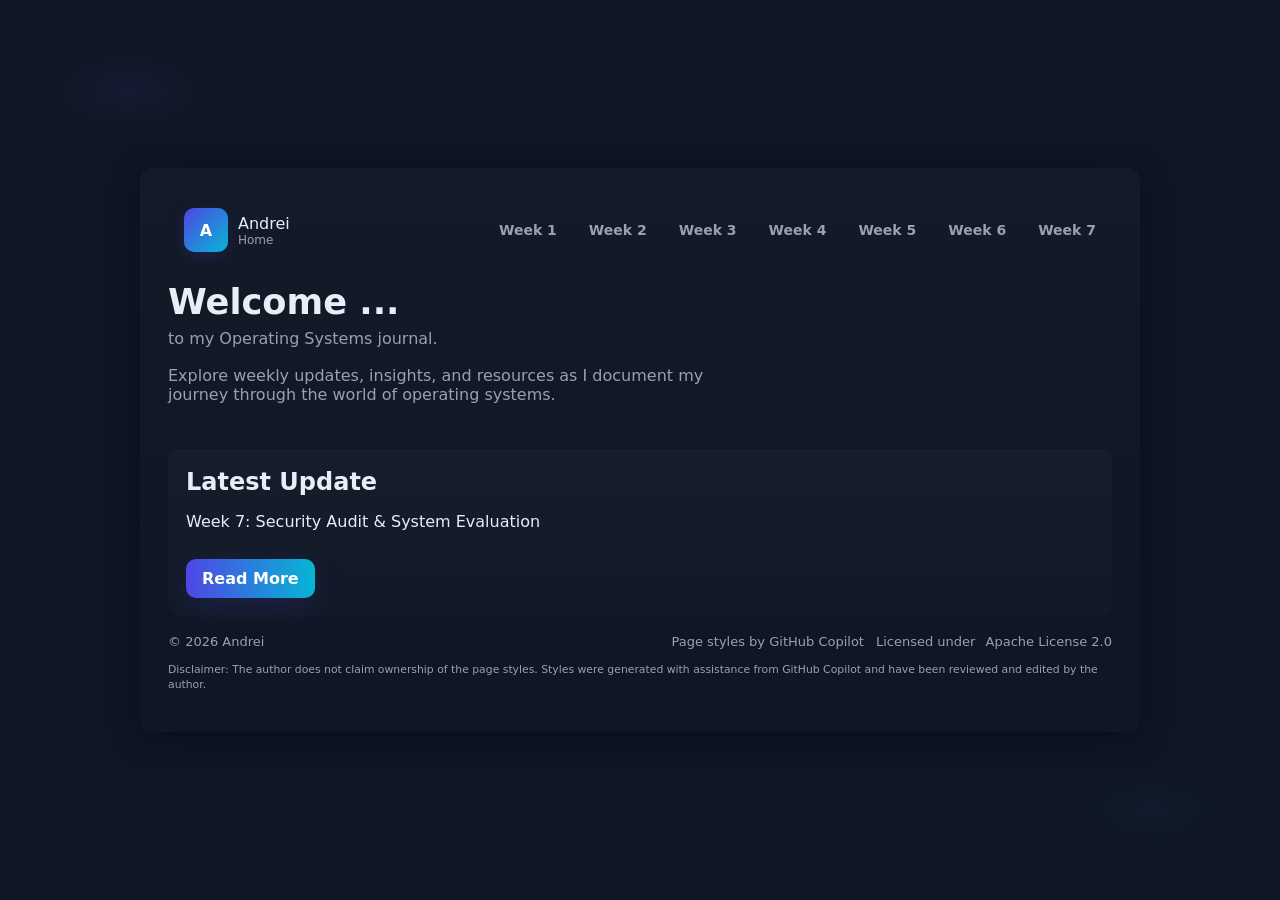
<file: index.html>
<!doctype html>
<html lang="en">

<head>
    <meta charset="utf-8" />
    <meta name="viewport" content="width=device-width,initial-scale=1" />
    <title>Home — Andrei</title>
    <meta name="description" content="A clean, home page template." />
    <link rel="stylesheet" href="css/hopePage.css" />
</head>

<body>
    <main class="container" role="main">
        <header class="site-header">
            <a class="brand" href="index.html" aria-label="Home">
                <span class="logo">A</span>
                <div>
                    <div class="brand-name">Andrei</div>
                    <div class="brand-sub">Home</div>
                </div>
            </a>

            <button class="menu-toggle" aria-controls="siteNav" aria-expanded="false" aria-label="Open menu">
                ☰
            </button>

            <nav id="main-nav" aria-label="Main navigation" class="nav-menu">
                <a href="week_1.html">Week 1</a>
                <a href="week_2.html">Week 2</a>
                <a href="week_3.html">Week 3</a>
                <a href="week_4.html">Week 4</a>
                <a href="week_5.html">Week 5</a>
                <a href="week_6.html">Week 6</a>
                <a href="week_7.html">Week 7</a>
            </nav>
        </header>



        <section class="hero">
            <div>
                <div class="intro">
                    <h1>Welcome ...</h1>
                    <p> to my Operating Systems journal.</p>
                    <p>Explore weekly updates, insights, and resources as I document my journey through the world of
                        operating systems.</p>
                </div>
            </div>
        </section>

        <section style="margin-top:28px">
            <div class="card">
                <h2 style="margin-top:0;margin-bottom:12px">Latest Update</h2>
                <p>Week 7: Security Audit &amp; System Evaluation</p>
                <a href="week_7.html" class="btn" style="margin-top:12px;display:inline-block">Read More</a>

            </div>

            <footer>
                <div>© <span id="year"></span> Andrei</div>
                <div style="font-size:13px;color:var(--muted);display:flex;gap:12px;align-items:center">
                    <span>Page styles by GitHub Copilot</span>
                    <span>
                        Licensed under
                        <a href="https://www.apache.org/licenses/LICENSE-2.0"
                            style="color:var(--muted);text-decoration:none;margin-left:6px">
                            Apache License 2.0
                        </a>
                    </span>
                </div>
            </footer>
            <p style="margin-top:12px;color:var(--muted);font-size:13px">
                <small>
                    Disclaimer: The author does not claim ownership of the page styles. Styles were generated with
                    assistance from GitHub Copilot and have been reviewed and edited by the author.
                </small>
            </p>
        </section>
    </main>


    <script src="js/shared.js"></script>
</body>

</html>
</file>
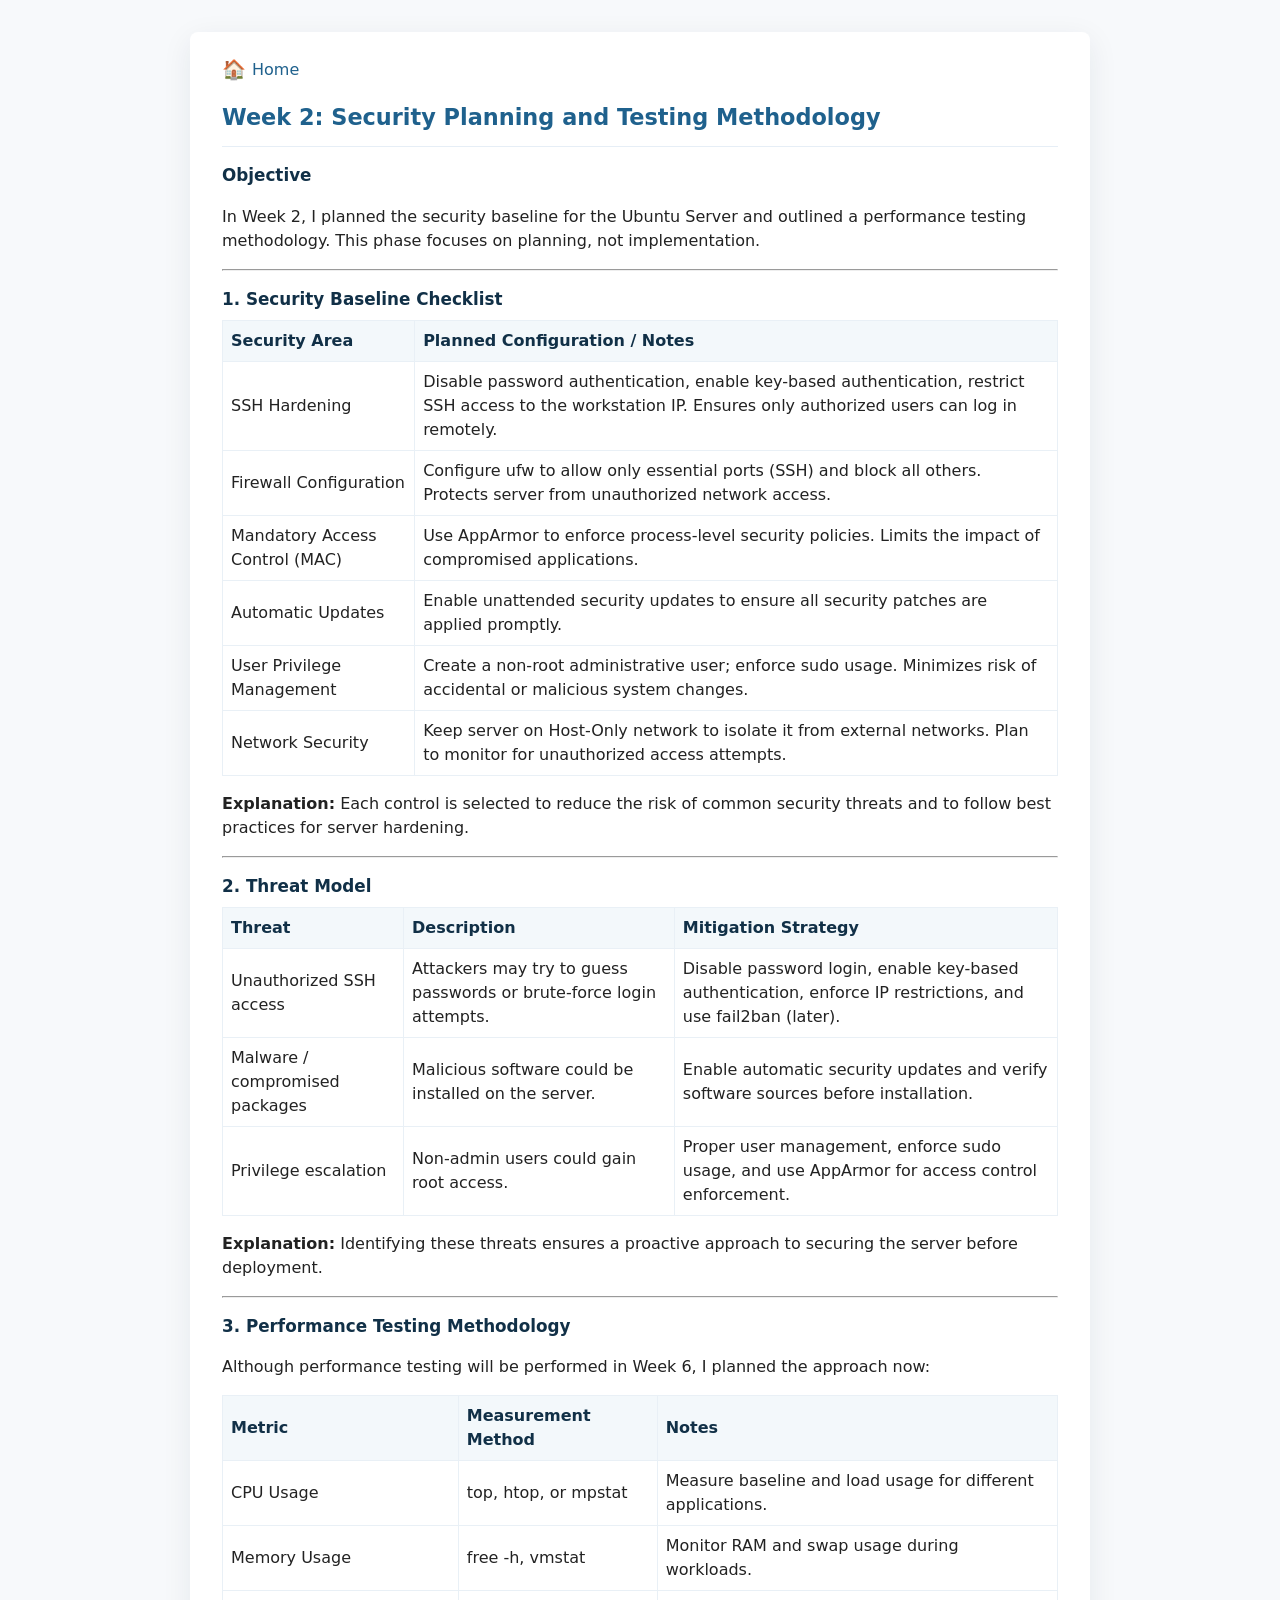
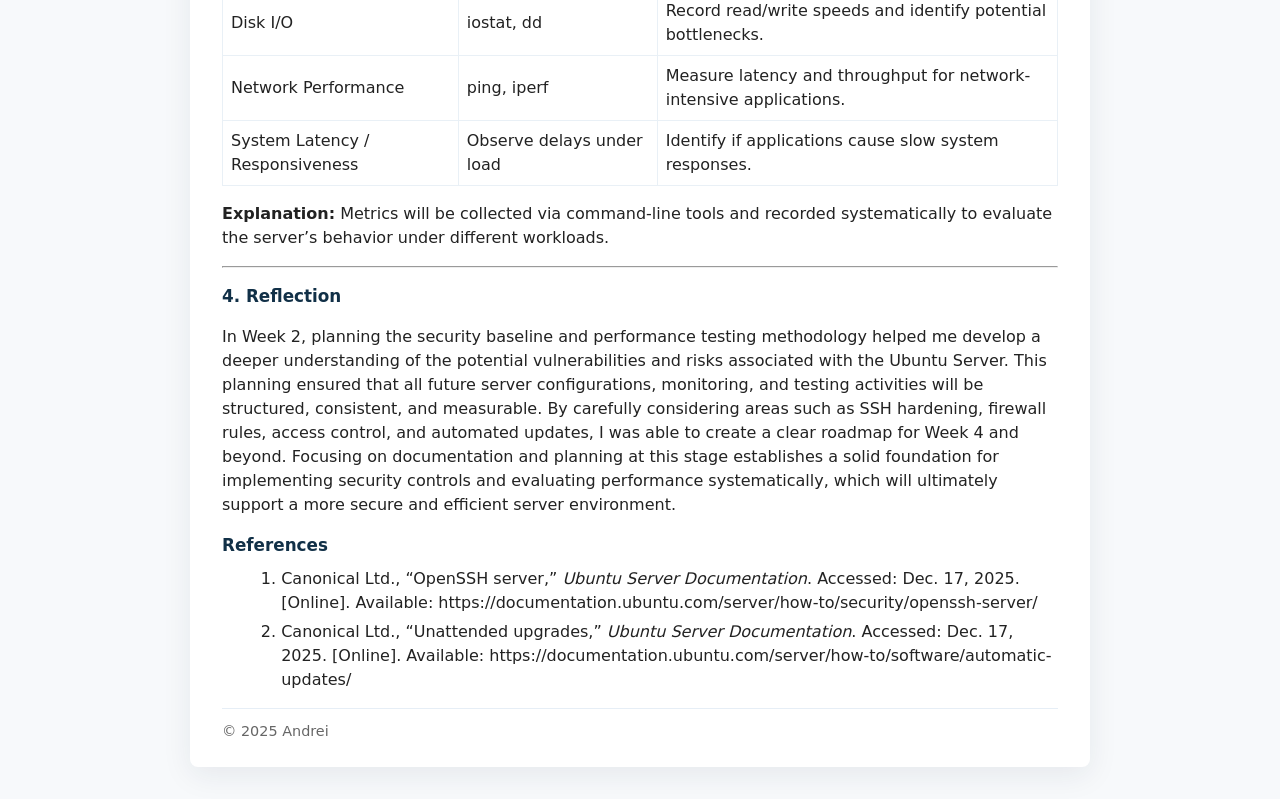
<file: week_2.html>
<!DOCTYPE html>
<html lang="en">

<head>
    <meta charset="UTF-8">
    <title>Week 2: Security Planning and Testing Methodology</title>
    <link rel="stylesheet" href="css/pagesStyle.css">
</head>

<body>

    <div class="wrap">

        <nav style="margin-bottom:1rem">
            <a href="index.html"
                style="color:var(--accent);text-decoration:none;display:inline-flex;align-items:center;font-weight:500">
                <span style="font-size:1.2em;margin-right:6px">🏠</span> Home
            </a>
        </nav>

        <header>
            <h1>Week 2: Security Planning and Testing Methodology</h1>
        </header>

        <section>
            <h2>Objective</h2>
            <p>In Week 2, I planned the security baseline for the Ubuntu Server and outlined a performance testing
                methodology. This phase focuses on planning, not implementation.</p>
        </section>

        <hr>

        <section>
            <h2>1. Security Baseline Checklist</h2>
            <table>
                <thead>
                    <tr>
                        <th>Security Area</th>
                        <th>Planned Configuration / Notes</th>
                    </tr>
                </thead>
                <tbody>
                    <tr>
                        <td>SSH Hardening</td>
                        <td>Disable password authentication, enable key-based authentication, restrict SSH access to the
                            workstation IP. Ensures only authorized users can log in remotely.</td>
                    </tr>
                    <tr>
                        <td>Firewall Configuration</td>
                        <td>Configure ufw to allow only essential ports (SSH) and block all others. Protects server from
                            unauthorized network access.</td>
                    </tr>
                    <tr>
                        <td>Mandatory Access Control (MAC)</td>
                        <td>Use AppArmor to enforce process-level security policies. Limits the impact of compromised
                            applications.</td>
                    </tr>
                    <tr>
                        <td>Automatic Updates</td>
                        <td>Enable unattended security updates to ensure all security patches are applied promptly.</td>
                    </tr>
                    <tr>
                        <td>User Privilege Management</td>
                        <td>Create a non-root administrative user; enforce sudo usage. Minimizes risk of accidental or
                            malicious system changes.</td>
                    </tr>
                    <tr>
                        <td>Network Security</td>
                        <td>Keep server on Host-Only network to isolate it from external networks. Plan to monitor for
                            unauthorized access attempts.</td>
                    </tr>
                </tbody>
            </table>
            <p><strong>Explanation:</strong> Each control is selected to reduce the risk of common security threats and
                to
                follow best practices for server hardening.</p>
        </section>

        <hr>

        <section>
            <h2>2. Threat Model</h2>
            <table>
                <thead>
                    <tr>
                        <th>Threat</th>
                        <th>Description</th>
                        <th>Mitigation Strategy</th>
                    </tr>
                </thead>
                <tbody>
                    <tr>
                        <td>Unauthorized SSH access</td>
                        <td>Attackers may try to guess passwords or brute-force login attempts.</td>
                        <td>Disable password login, enable key-based authentication, enforce IP restrictions, and use
                            fail2ban (later).</td>
                    </tr>
                    <tr>
                        <td>Malware / compromised packages</td>
                        <td>Malicious software could be installed on the server.</td>
                        <td>Enable automatic security updates and verify software sources before installation.</td>
                    </tr>
                    <tr>
                        <td>Privilege escalation</td>
                        <td>Non-admin users could gain root access.</td>
                        <td>Proper user management, enforce sudo usage, and use AppArmor for access control enforcement.
                        </td>
                    </tr>
                </tbody>
            </table>
            <p><strong>Explanation:</strong> Identifying these threats ensures a proactive approach to securing the
                server
                before deployment.</p>
        </section>

        <hr>

        <section>
            <h2>3. Performance Testing Methodology</h2>
            <p>Although performance testing will be performed in Week 6, I planned the approach now:</p>
            <table>
                <thead>
                    <tr>
                        <th>Metric</th>
                        <th>Measurement Method</th>
                        <th>Notes</th>
                    </tr>
                </thead>
                <tbody>
                    <tr>
                        <td>CPU Usage</td>
                        <td>top, htop, or mpstat</td>
                        <td>Measure baseline and load usage for different applications.</td>
                    </tr>
                    <tr>
                        <td>Memory Usage</td>
                        <td>free -h, vmstat</td>
                        <td>Monitor RAM and swap usage during workloads.</td>
                    </tr>
                    <tr>
                        <td>Disk I/O</td>
                        <td>iostat, dd</td>
                        <td>Record read/write speeds and identify potential bottlenecks.</td>
                    </tr>
                    <tr>
                        <td>Network Performance</td>
                        <td>ping, iperf</td>
                        <td>Measure latency and throughput for network-intensive applications.</td>
                    </tr>
                    <tr>
                        <td>System Latency / Responsiveness</td>
                        <td>Observe delays under load</td>
                        <td>Identify if applications cause slow system responses.</td>
                    </tr>
                </tbody>
            </table>
            <p><strong>Explanation:</strong> Metrics will be collected via command-line tools and recorded
                systematically to
                evaluate the server’s behavior under different workloads.</p>
        </section>

        <hr>

        <section>
            <h2>4. Reflection</h2>
            <p>In Week 2, planning the security baseline and performance testing methodology helped me develop a deeper
                understanding of the potential vulnerabilities and risks associated with the Ubuntu Server. This
                planning
                ensured that all future server configurations, monitoring, and testing activities will be structured,
                consistent, and measurable. By carefully considering areas such as SSH hardening, firewall rules, access
                control, and automated updates, I was able to create a clear roadmap for Week 4 and beyond. Focusing on
                documentation and planning at this stage establishes a solid foundation for implementing security
                controls
                and evaluating performance systematically, which will ultimately support a more secure and efficient
                server
                environment.</p>
        </section>

        <section>
            <h2>References</h2>
            <ol class="refs">
                <li>
                    Canonical Ltd., “OpenSSH server,” <em>Ubuntu Server Documentation</em>.
                    Accessed: Dec. 17, 2025. [Online]. Available:
                    https://documentation.ubuntu.com/server/how-to/security/openssh-server/
                </li>
                <li>
                    Canonical Ltd., “Unattended upgrades,” <em>Ubuntu Server Documentation</em>.
                    Accessed: Dec. 17, 2025. [Online]. Available:
                    https://documentation.ubuntu.com/server/how-to/software/automatic-updates/
                </li>
            </ol>
        </section>

        <footer>
            <div>© 2025 Andrei</div>
        </footer>

    </div>

</body>

<script src="js/shared.js"></script>

</html>
</file>
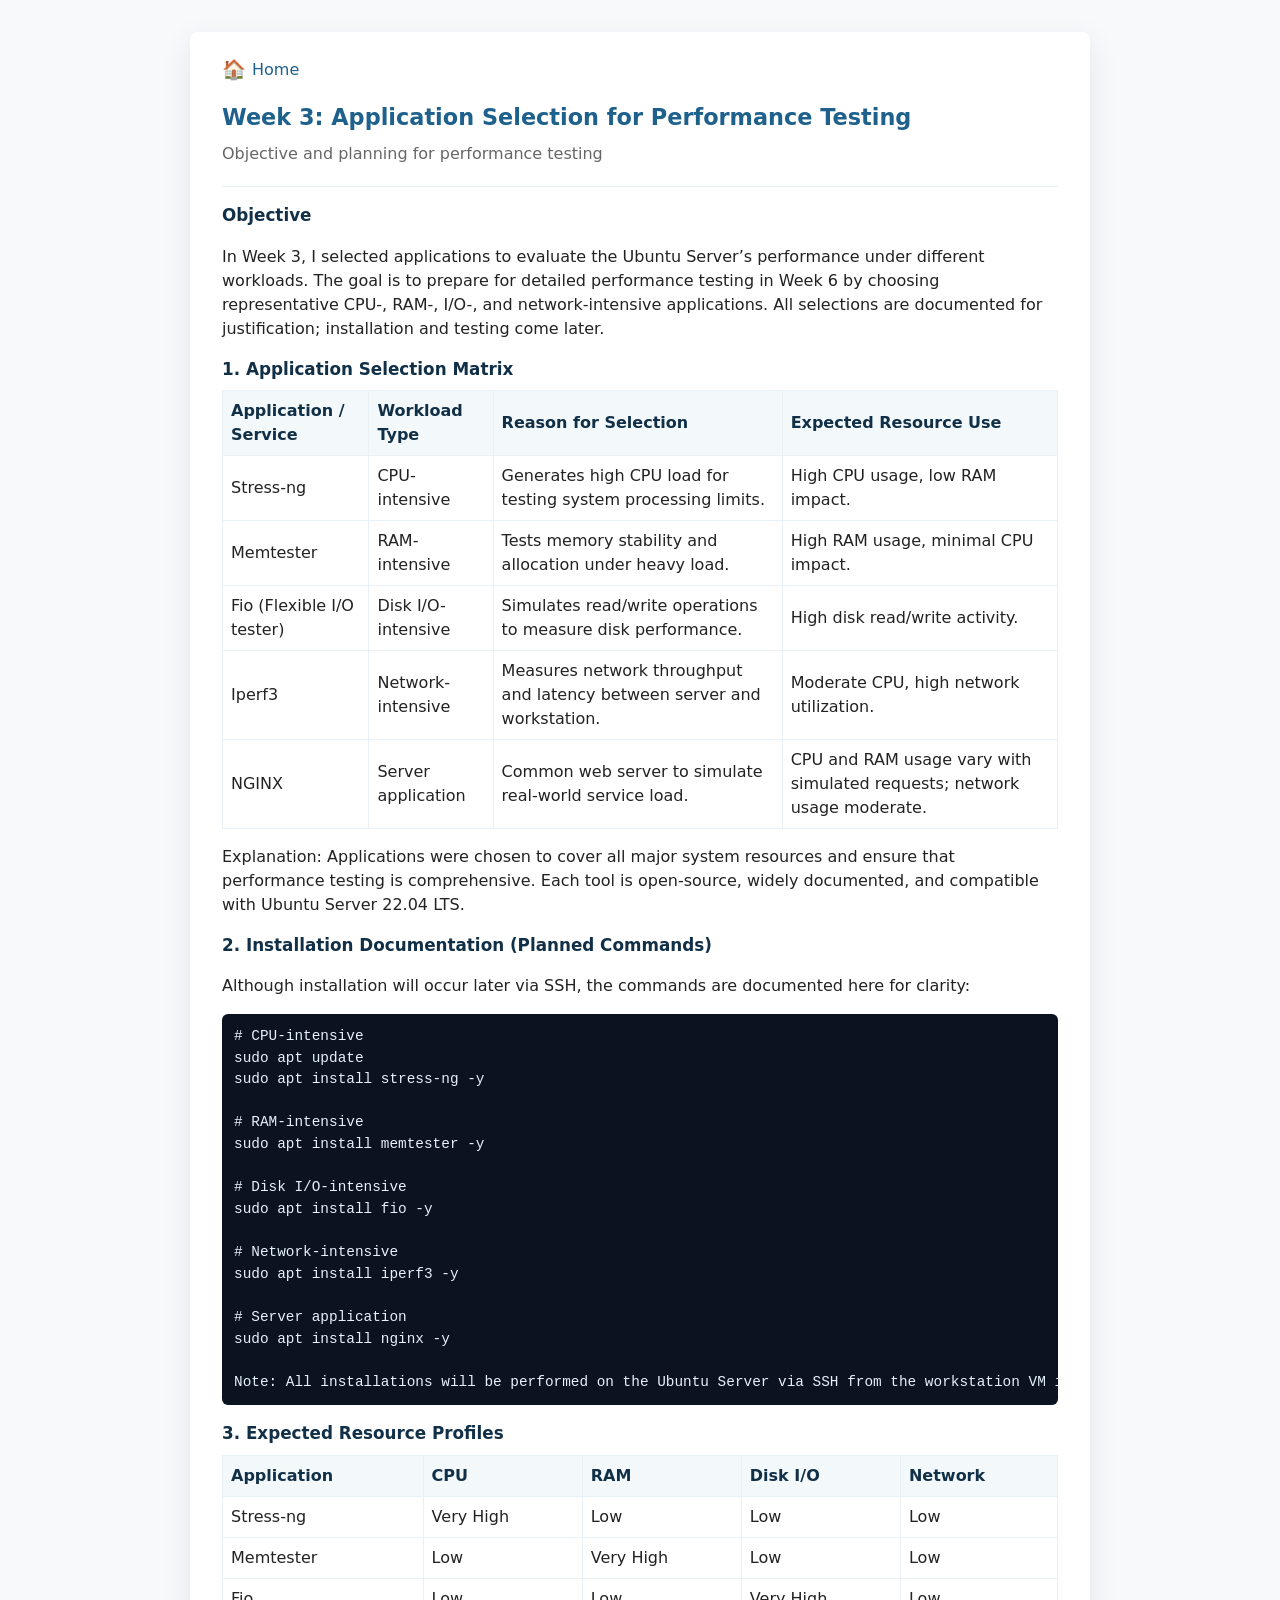
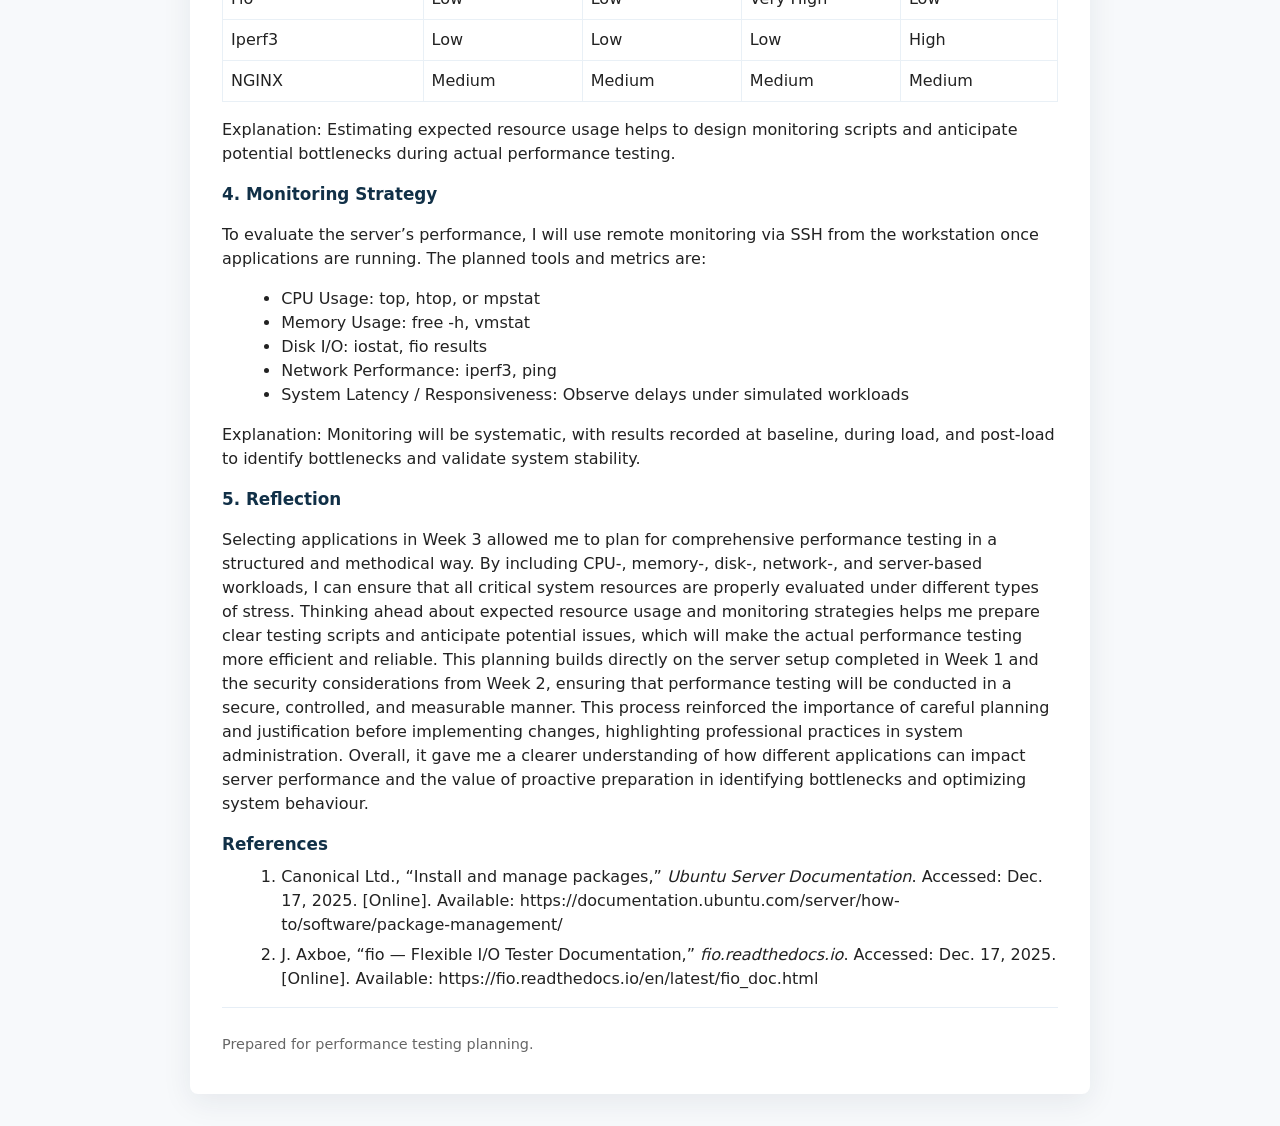
<file: week_3.html>
<!DOCTYPE html>
<html lang="en">

<head>
    <meta charset="UTF-8">
    <title>Week 2: Security Planning and Testing Methodology</title>
    <link rel="stylesheet" href="css/pagesStyle.css">
</head>

<body>
    <div class="wrap">

        <nav style="margin-bottom:1rem">
            <a href="index.html"
                style="color:var(--accent);text-decoration:none;display:inline-flex;align-items:center;font-weight:500">
                <span style="font-size:1.2em;margin-right:6px">🏠</span> Home
            </a>
        </nav>

        <header>
            <h1>Week 3: Application Selection for Performance Testing</h1>
            <p class="lead">Objective and planning for performance testing</p>
        </header>

        <section>
            <h2>Objective</h2>
            <p>In Week 3, I selected applications to evaluate the Ubuntu Server’s performance under different workloads.
                The goal is to prepare for detailed performance testing in Week 6 by choosing representative CPU-, RAM-,
                I/O-, and network-intensive applications. All selections are documented for justification; installation
                and testing come later.</p>
        </section>

        <section>
            <h2>1. Application Selection Matrix</h2>
            <table>
                <thead>
                    <tr>
                        <th>Application / Service</th>
                        <th>Workload Type</th>
                        <th>Reason for Selection</th>
                        <th>Expected Resource Use</th>
                    </tr>
                </thead>
                <tbody>
                    <tr>
                        <td>Stress-ng</td>
                        <td>CPU-intensive</td>
                        <td>Generates high CPU load for testing system processing limits.</td>
                        <td>High CPU usage, low RAM impact.</td>
                    </tr>
                    <tr>
                        <td>Memtester</td>
                        <td>RAM-intensive</td>
                        <td>Tests memory stability and allocation under heavy load.</td>
                        <td>High RAM usage, minimal CPU impact.</td>
                    </tr>
                    <tr>
                        <td>Fio (Flexible I/O tester)</td>
                        <td>Disk I/O-intensive</td>
                        <td>Simulates read/write operations to measure disk performance.</td>
                        <td>High disk read/write activity.</td>
                    </tr>
                    <tr>
                        <td>Iperf3</td>
                        <td>Network-intensive</td>
                        <td>Measures network throughput and latency between server and workstation.</td>
                        <td>Moderate CPU, high network utilization.</td>
                    </tr>
                    <tr>
                        <td>NGINX</td>
                        <td>Server application</td>
                        <td>Common web server to simulate real-world service load.</td>
                        <td>CPU and RAM usage vary with simulated requests; network usage moderate.</td>
                    </tr>
                </tbody>
            </table>
            <p>Explanation: Applications were chosen to cover all major system resources and ensure that performance
                testing is comprehensive. Each tool is open-source, widely documented, and compatible with Ubuntu Server
                22.04 LTS.</p>
        </section>

        <section>
            <h2>2. Installation Documentation (Planned Commands)</h2>
            <p>Although installation will occur later via SSH, the commands are documented here for clarity:</p>
            <pre># CPU-intensive
sudo apt update
sudo apt install stress-ng -y

# RAM-intensive
sudo apt install memtester -y

# Disk I/O-intensive
sudo apt install fio -y

# Network-intensive
sudo apt install iperf3 -y

# Server application
sudo apt install nginx -y

Note: All installations will be performed on the Ubuntu Server via SSH from the workstation VM in later weeks.</pre>
        </section>

        <section>
            <h2>3. Expected Resource Profiles</h2>
            <table>
                <thead>
                    <tr>
                        <th>Application</th>
                        <th>CPU</th>
                        <th>RAM</th>
                        <th>Disk I/O</th>
                        <th>Network</th>
                    </tr>
                </thead>
                <tbody>
                    <tr>
                        <td>Stress-ng</td>
                        <td>Very High</td>
                        <td>Low</td>
                        <td>Low</td>
                        <td>Low</td>
                    </tr>
                    <tr>
                        <td>Memtester</td>
                        <td>Low</td>
                        <td>Very High</td>
                        <td>Low</td>
                        <td>Low</td>
                    </tr>
                    <tr>
                        <td>Fio</td>
                        <td>Low</td>
                        <td>Low</td>
                        <td>Very High</td>
                        <td>Low</td>
                    </tr>
                    <tr>
                        <td>Iperf3</td>
                        <td>Low</td>
                        <td>Low</td>
                        <td>Low</td>
                        <td>High</td>
                    </tr>
                    <tr>
                        <td>NGINX</td>
                        <td>Medium</td>
                        <td>Medium</td>
                        <td>Medium</td>
                        <td>Medium</td>
                    </tr>
                </tbody>
            </table>
            <p>Explanation: Estimating expected resource usage helps to design monitoring scripts and anticipate
                potential bottlenecks during actual performance testing.</p>
        </section>

        <section>
            <h2>4. Monitoring Strategy</h2>
            <p>To evaluate the server’s performance, I will use remote monitoring via SSH from the workstation once
                applications are running. The planned tools and metrics are:</p>
            <ul>
                <li>CPU Usage: top, htop, or mpstat</li>
                <li>Memory Usage: free -h, vmstat</li>
                <li>Disk I/O: iostat, fio results</li>
                <li>Network Performance: iperf3, ping</li>
                <li>System Latency / Responsiveness: Observe delays under simulated workloads</li>
            </ul>
            <p>Explanation: Monitoring will be systematic, with results recorded at baseline, during load, and post-load
                to identify bottlenecks and validate system stability.</p>
        </section>

        <section>
            <h2>5. Reflection</h2>
            <p>Selecting applications in Week 3 allowed me to plan for comprehensive performance testing in a structured
                and methodical way. By including CPU-, memory-, disk-, network-, and server-based workloads, I can
                ensure that all critical system resources are properly evaluated under different types of stress.
                Thinking ahead about expected resource usage and monitoring strategies helps me prepare clear testing
                scripts and anticipate potential issues, which will make the actual performance testing more efficient
                and reliable. This planning builds directly on the server setup completed in Week 1 and the security
                considerations from Week 2, ensuring that performance testing will be conducted in a secure, controlled,
                and measurable manner. This process reinforced the importance of careful planning and justification
                before implementing changes, highlighting professional practices in system administration. Overall, it
                gave me a clearer understanding of how different applications can impact server performance and the
                value of proactive preparation in identifying bottlenecks and optimizing system behaviour.</p>
        </section>

        <section>
            <h2>References</h2>
            <ol class="refs">
                <li>
                    Canonical Ltd., “Install and manage packages,” <em>Ubuntu Server Documentation</em>.
                    Accessed: Dec. 17, 2025. [Online]. Available:
                    https://documentation.ubuntu.com/server/how-to/software/package-management/
                </li>
                <li>
                    J. Axboe, “fio — Flexible I/O Tester Documentation,” <em>fio.readthedocs.io</em>.
                    Accessed: Dec. 17, 2025. [Online]. Available:
                    https://fio.readthedocs.io/en/latest/fio_doc.html
                </li>
            </ol>
        </section>

        <footer>
            <p>Prepared for performance testing planning.</p>
        </footer>
    </div>
</body>

<script src="js/shared.js"></script>

</html>
</file>
<file: css/hopePage.css>
:root {
    --bg: #0f1724;
    --card: #0b1220;
    --muted: #98a0b3;
    --accent: #4f46e5;
    --glass: rgba(255, 255, 255, 0.03);
    --radius: 12px;
    --max: 1000px;
    color-scheme: dark;
}

* {
    box-sizing: border-box
}

html,
body {
    height: 100%
}

body {
    margin: 0;
    font-family: Inter, ui-sans-serif, system-ui, -apple-system, "Segoe UI", Roboto, "Helvetica Neue", Arial;
    background:
        radial-gradient(800px 400px at 10% 10%, rgba(79, 70, 229, 0.08), transparent 10%),
        radial-gradient(600px 300px at 90% 90%, rgba(14, 165, 233, 0.04), transparent 10%),
        var(--bg);
    color: #e6eef8;
    -webkit-font-smoothing: antialiased;
    -moz-osx-font-smoothing: grayscale;
    padding: 32px;
    display: flex;
    align-items: center;
    justify-content: center;
}

.container {
    width: 100%;
    max-width: var(--max);
    background: linear-gradient(180deg, rgba(255, 255, 255, 0.02), transparent);
    border-radius: var(--radius);
    padding: 28px;
    box-shadow: 0 6px 30px rgba(2, 6, 23, 0.6);
    backdrop-filter: blur(6px);
}

header {
    display: flex;
    align-items: center;
    justify-content: space-between;
    gap: 16px;
    margin-bottom: 20px;
}

.brand {
    display: flex;
    align-items: center;
    gap: 12px;
    text-decoration: none;
    color: inherit;
}

.logo {
    width: 44px;
    height: 44px;
    border-radius: 10px;
    background: linear-gradient(135deg, var(--accent), #06b6d4);
    display: inline-grid;
    place-items: center;
    font-weight: 700;
    box-shadow: 0 4px 18px rgba(79, 70, 229, 0.18);
    color: white;
}

nav a {
    color: var(--muted);
    text-decoration: none;
    margin-left: 18px;
    font-weight: 600;
    font-size: 14px;
}

nav a:hover {
    color: #fff
}

.hero {
    display: grid;
    grid-template-columns: 1fr 360px;
    gap: 28px;
    align-items: center;
}

.intro h1 {
    font-size: 2.2rem;
    margin: 0 0 8px 0;
    line-height: 1.05;
}

.intro p {
    margin: 0 0 18px 0;
    color: var(--muted);
    max-width: 60ch;
}

.actions {
    display: flex;
    gap: 12px;
    align-items: center;
}

.btn {
    display: inline-block;
    padding: 10px 16px;
    border-radius: 10px;
    font-weight: 600;
    text-decoration: none;
    color: white;
    background: linear-gradient(90deg, var(--accent), #06b6d4);
    box-shadow: 0 8px 30px rgba(79, 70, 229, 0.18);
}

.btn.ghost {
    background: transparent;
    color: var(--muted);
    border: 1px solid rgba(255, 255, 255, 0.04);
}

.card {
    background: linear-gradient(180deg, rgba(255, 255, 255, 0.02), rgba(255, 255, 255, 0.01));
    padding: 18px;
    border-radius: 12px;
    box-shadow: inset 0 1px 0 rgba(255, 255, 255, 0.02);
}

.stats {
    display: flex;
    gap: 12px;
    margin-top: 12px;
}

.stat {
    flex: 1;
    background: var(--glass);
    padding: 12px;
    border-radius: 10px;
    text-align: center;
}

.stat b {
    display: block;
    font-size: 1.05rem
}

.features {
    display: grid;
    grid-template-columns: repeat(3, 1fr);
    gap: 12px;
    margin-top: 22px;
}

.feature {
    background: linear-gradient(180deg, rgba(255, 255, 255, 0.015), transparent);
    padding: 14px;
    border-radius: 10px;
    color: var(--muted);
    font-size: 14px;
}

footer {
    margin-top: 18px;
    display: flex;
    align-items: center;
    justify-content: space-between;
    color: var(--muted);
    font-size: 13px;
}

@media (max-width:880px) {
    .hero {
        grid-template-columns: 1fr;
        padding-bottom: 8px;
    }

    .features {
        grid-template-columns: 1fr;
    }

    nav {
        display: none
    }
}

.site-header {
    position: relative;
    display: flex;
    align-items: center;
    gap: 12px;
    padding: 12px 16px;
}

.brand {
    display: flex;
    align-items: center;
    gap: 10px;
    text-decoration: none;
    color: inherit;
}

.brand-sub {
    font-size: 12px;
    color: var(--muted);
}

.nav-menu {
    margin-left: auto;
    display: flex;
    align-items: center;
    justify-content: flex-end;
    gap: 14px;
}

.menu-toggle {
    display: none;
    margin-left: auto;
    width: 40px;
    height: 40px;
    border: none;
    background: transparent;
    color: inherit;
    cursor: pointer;
    font-size: 1.5rem;
    border-radius: 10px;
}

/* MOBILE */
@media (max-width: 768px) {
    .menu-toggle {
        display: inline-flex;
        align-items: center;
        justify-content: center;
    }

    .nav-menu {
        display: none;
        position: absolute;
        top: calc(100% + 10px);
        right: 16px;
        margin-left: 0;

        flex-direction: column;
        align-items: stretch;
        gap: 6px;

        width: min(260px, calc(100vw - 32px));
        padding: 10px;

        background: rgba(15, 20, 28, 0.92);
        backdrop-filter: blur(10px);
        border: 1px solid rgba(255, 255, 255, 0.08);
        border-radius: 14px;
        box-shadow: 0 18px 45px rgba(0, 0, 0, 0.35);
        z-index: 1000;
    }

    .nav-menu.active {
        display: flex;
    }

    .nav-menu a {
        display: block;
        padding: 10px 12px;
        border-radius: 10px;
        text-decoration: none;
        color: inherit;
    }

    .nav-menu a:hover {
        background: rgba(255, 255, 255, 0.06);
    }
}
</file>
<file: css/pagesStyle.css>
:root{
  --max-w: 900px;        
  --accent: #1f618d;
  --muted: #666;
  --bg: #f7f9fb;
  --panel: #fff;
  --border: #e6eef6;
  --border-soft: #e9f0f6;
}

*{ box-sizing: border-box; }

body{
  font-family: system-ui, -apple-system, Segoe UI, Roboto, "Helvetica Neue", Arial;
  line-height: 1.5;
  color: #222;
  margin: 0;
  padding: 2rem;
  background: var(--bg);
}

.wrap{
  max-width: var(--max-w);
  margin: 0 auto;
  background: var(--panel);
  border-radius: 8px;
  padding: 1.5rem 2rem;
  box-shadow: 0 8px 30px rgba(22, 40, 60, 0.08);
}

/* Nav */
nav{ margin-bottom: 1rem; }
nav a{
  color: var(--accent);
  text-decoration: none;
  font-weight: 500;
  display: inline-flex;
  align-items: center;
}
nav a:hover{ text-decoration: underline; }
nav a span{ font-size: 1.2em; margin-right: 6px; }

header{
  border-bottom: 1px solid var(--border);
  padding-bottom: 0.75rem;
  margin-bottom: 1rem;
}

h1{
  margin: 0;
  font-size: 1.4rem;
  color: var(--accent);
}

p.lead{
  margin: 0.5rem 0;
  color: var(--muted);
}

section{ margin: 1rem 0; }

h2{
  font-size: 1.05rem;
  margin: 0 0 0.5rem 0;
  color: #113047;
}

h3{
  font-size: 0.98rem;
  margin: 0.5rem 0 0.35rem;
  color: #153955;
}

ul, ol{ margin: 0.25rem 0 0.75rem 1.2rem; }

/* Code blocks */
pre{
  background: #0b1220;
  color: #e6f1ff;
  padding: 0.75rem;
  border-radius: 6px;
  overflow: auto;
  font-size: 0.9rem;
}

code{
  font-family: Consolas, Menlo, Monaco, "Courier New", monospace;
  font-size: 0.95em;
}

table{
  width: 100%;
  border-collapse: collapse;
  margin: 0.5rem 0 0;
}

th, td{
  border: 1px solid var(--border-soft);
  padding: 0.5rem;
  text-align: left;
  background: #fff;
}

th{
  background: #f3f8fb;
  color: #113047;
  font-weight: 600;
}

.note{
  background: #fff8e6;
  border-left: 4px solid #ffb86b;
  padding: 0.6rem;
  border-radius: 4px;
  color: #663f00;
}

.fig-grid{
  display: grid;
  grid-template-columns: repeat(auto-fit, minmax(220px, 1fr));
  gap: 1rem;
  margin-top: 0.75rem;
}

figure{
  background: #fbfdff;
  border: 1px dashed #e3eef9;
  padding: 0.5rem;
  border-radius: 6px;
  min-height: 140px;
  display: flex;
  flex-direction: column;
  align-items: center;
  justify-content: center;
}

figure.gallery-item{
  cursor: pointer;
  outline: none;
}

figure.gallery-item:focus{
  outline: 2px solid rgba(31, 97, 141, 0.35);
  outline-offset: 2px;
}

figure img{
  max-width: 100%;
  max-height: 96px;
  object-fit: contain;
  display: block;
}

.fig-caption,
figcaption{
  font-size: 0.85rem;
  color: var(--muted);
  margin-top: 0.5rem;
  text-align: center;
}

footer{
  border-top: 1px solid var(--border);
  padding-top: 0.75rem;
  color: var(--muted);
  font-size: 0.9rem;
  margin-top: 1rem;
}

.img-modal{
  position: fixed;
  inset: 0;
  display: none;
  align-items: center;
  justify-content: center;
  background: rgba(2, 6, 23, 0.6);
  z-index: 1000;
  padding: 2rem;
}

.img-modal[data-open="true"]{ display: flex; }

.img-modal .modal-content{
  max-width: 95%;
  max-height: 95%;
  background: transparent;
  display: flex;
  flex-direction: column;
  align-items: center;
}

.img-modal img{
  max-width: 100%;
  max-height: 82vh;
  border-radius: 6px;
  box-shadow: 0 10px 40px rgba(2, 6, 23, 0.6);
}

.img-modal .modal-caption{
  margin-top: 0.6rem;
  color: #fff;
  text-align: center;
  max-width: 95%;
  overflow: auto;
}

.img-modal .modal-close{
  position: absolute;
  top: 1rem;
  right: 1rem;
  background: rgba(255, 255, 255, 0.08);
  border: 0;
  color: #fff;
  font-size: 1.25rem;
  padding: 0.4rem 0.6rem;
  border-radius: 6px;
  cursor: pointer;
}

.img-modal .modal-close:hover{
  background: rgba(255, 255, 255, 0.14);
}

  .refs { margin-top: 0.5rem; }
  .refs li { margin: 0.35rem 0; }
</file>
